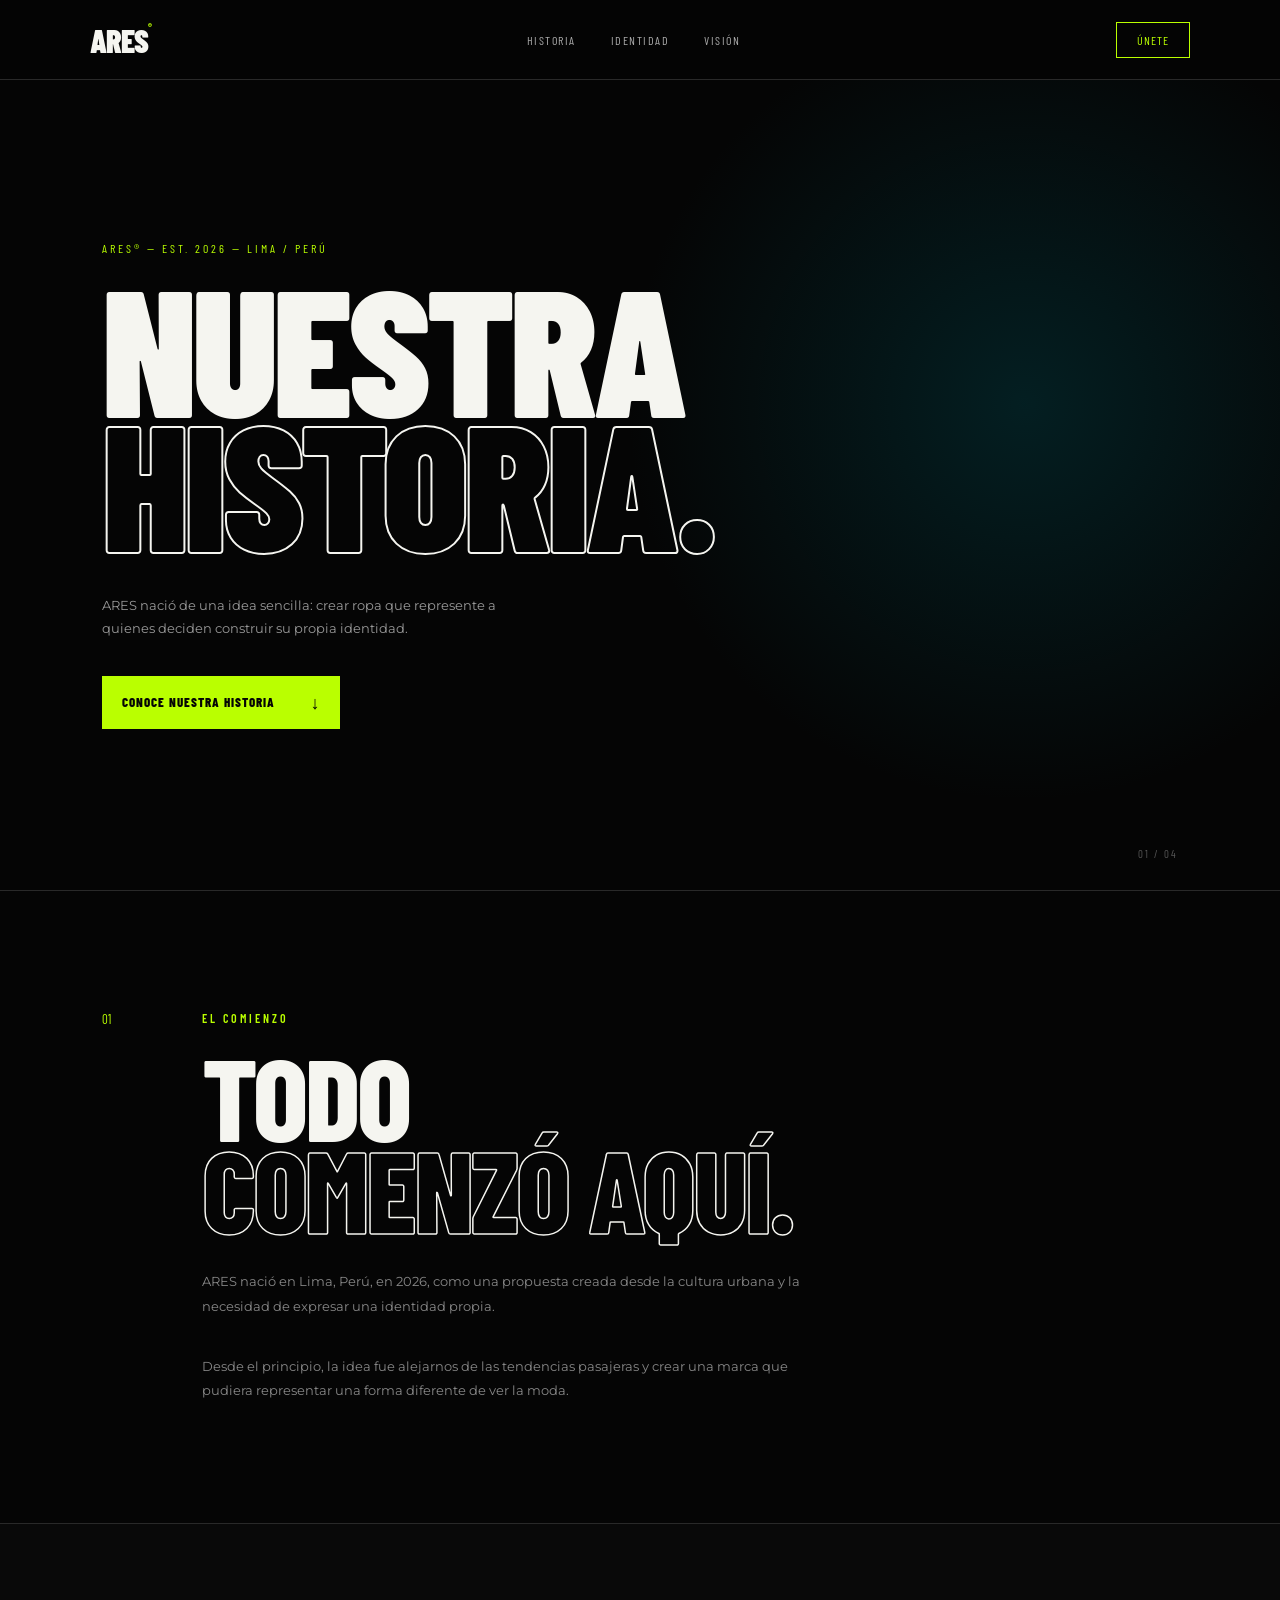
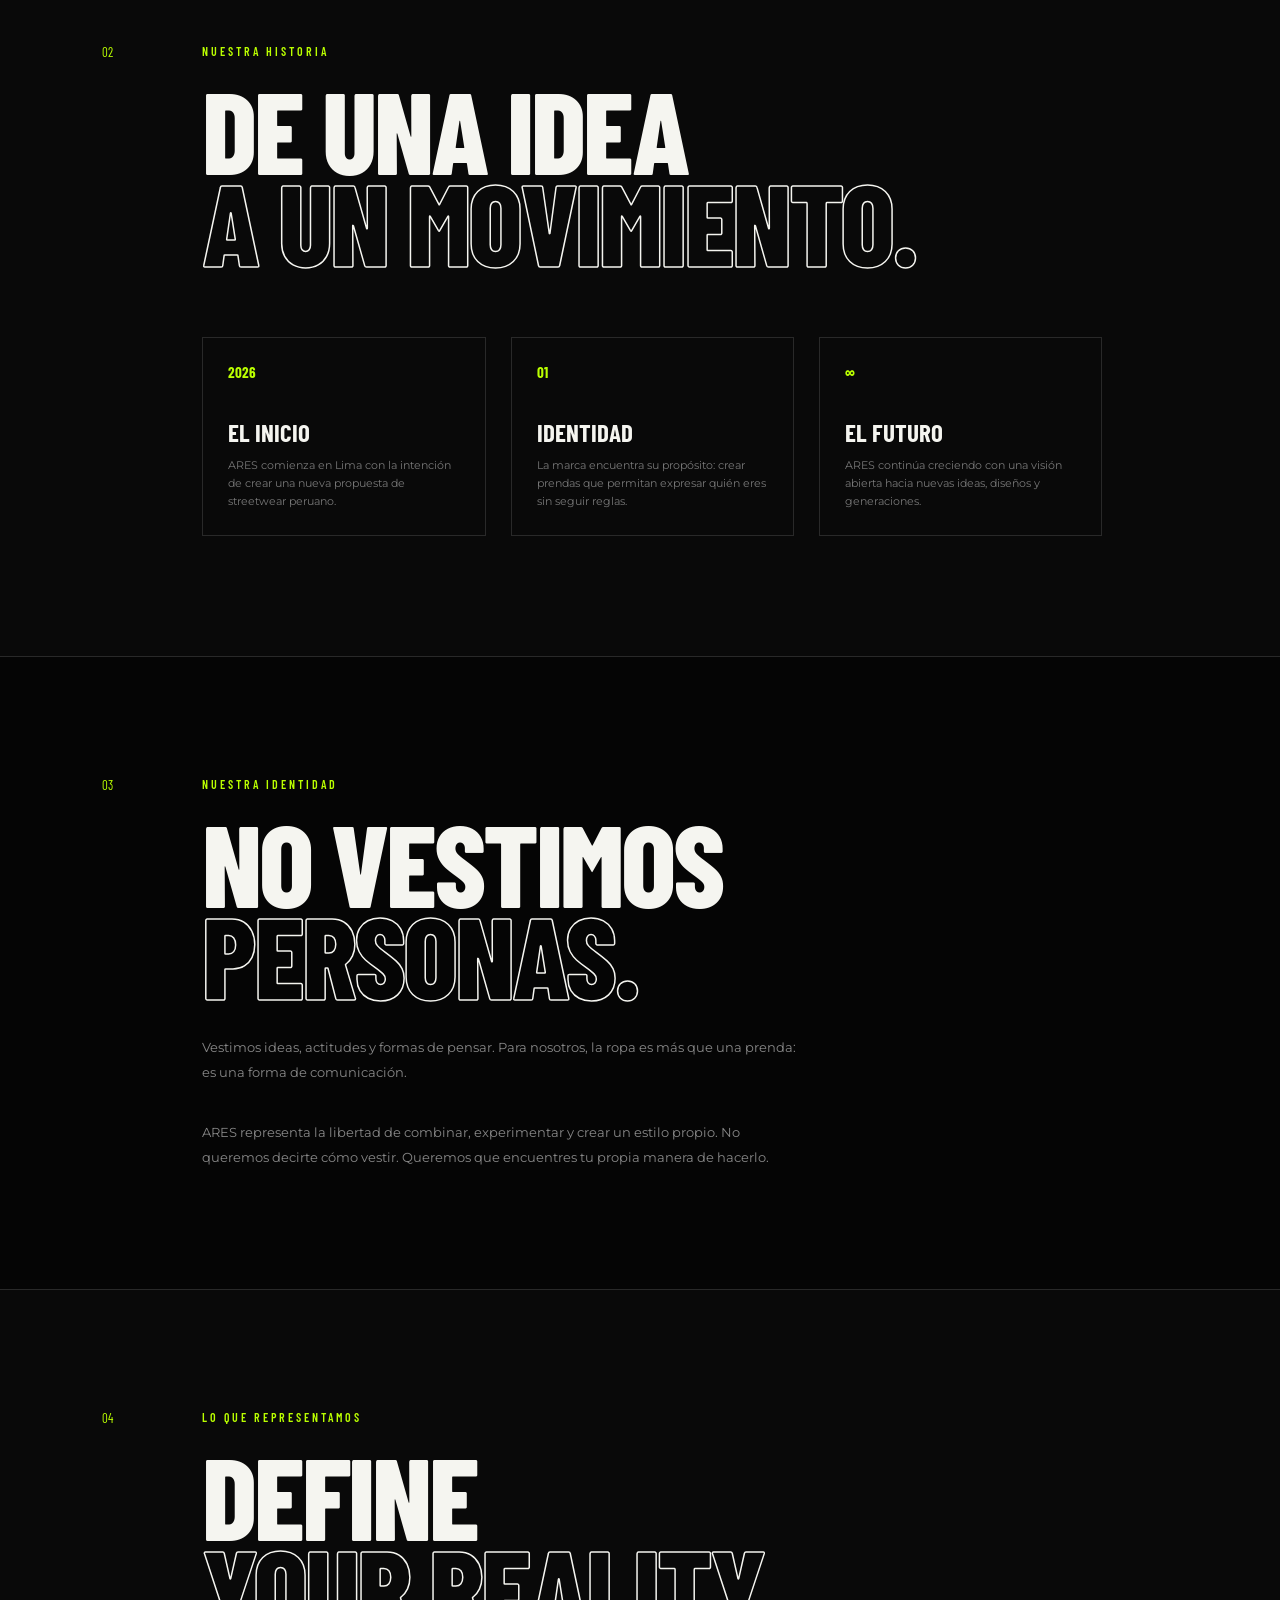
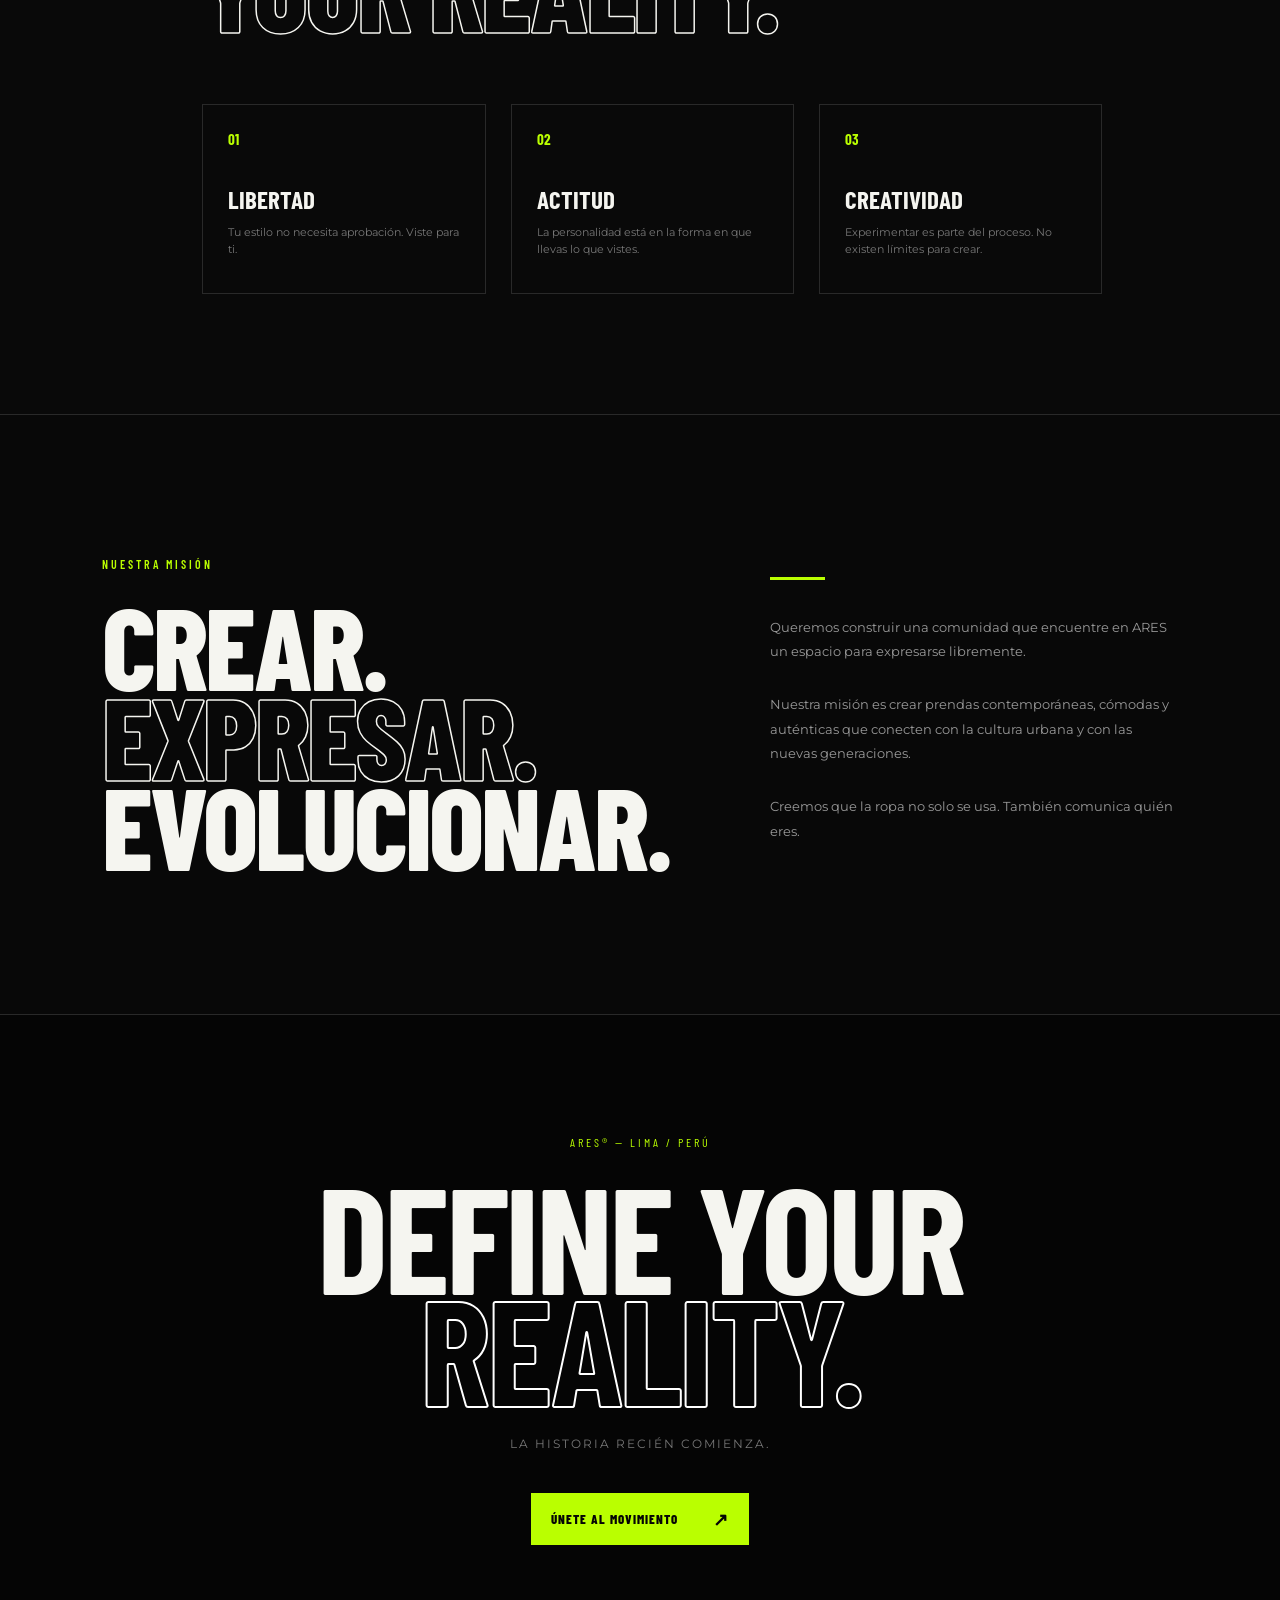
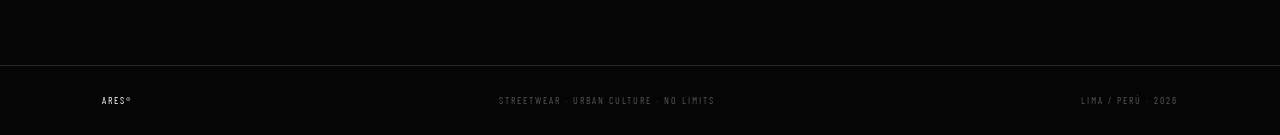
<file: descubre.html>
<!DOCTYPE html>
<html lang="es">

<head>
    <meta charset="UTF-8">
    <meta name="viewport" content="width=device-width, initial-scale=1.0">

    <title>ARES — Nuestra Historia</title>

    <link rel="stylesheet" href="descubre.css">

    <!-- Google Fonts -->
    <link rel="preconnect" href="https://fonts.googleapis.com">
    <link rel="preconnect" href="https://fonts.gstatic.com" crossorigin>

    <link
        href="https://fonts.googleapis.com/css2?family=Barlow+Condensed:wght@400;500;600;700;800;900&family=Montserrat:wght@400;500;600;700&display=swap"
        rel="stylesheet">
</head>

<body>

    <!-- =========================
         NAVEGACIÓN
    ========================== -->

    <header class="navbar">

        <a href="index.html" class="logo">
            ARES<span>®</span>
        </a>

        <nav>
            <a href="#historia">HISTORIA</a>
            <a href="#identidad">IDENTIDAD</a>
            <a href="#vision">VISIÓN</a>
        </nav>

        <a href="formulario.html" class="nav-button">
            ÚNETE
        </a>

    </header>


    <!-- =========================
         HERO
    ========================== -->

    <main>

        <section class="hero">

            <div class="hero-content">

                <p class="mini-title">
                    ARES® — EST. 2026 — LIMA / PERÚ
                </p>

                <h1>
                    NUESTRA
                    <span>HISTORIA.</span>
                </h1>

                <p class="hero-text">
                    ARES nació de una idea sencilla:
                    crear ropa que represente a quienes
                    deciden construir su propia identidad.
                </p>

                <a href="#historia" class="main-button">
                    CONOCE NUESTRA HISTORIA
                    <span>↓</span>
                </a>

            </div>

            <div class="hero-number">
                01 / 04
            </div>

        </section>


        <!-- =========================
             INTRODUCCIÓN
        ========================== -->

        <section class="section" id="historia">

            <div class="section-number">
                01
            </div>

            <div class="section-content">

                <p class="label">
                    EL COMIENZO
                </p>

                <h2>
                    TODO
                    <span>COMENZÓ AQUÍ.</span>
                </h2>

                <p class="description">
                    ARES nació en Lima, Perú, en 2026, como una
                    propuesta creada desde la cultura urbana y
                    la necesidad de expresar una identidad propia.
                </p>

                <p class="description">
                    Desde el principio, la idea fue alejarnos de
                    las tendencias pasajeras y crear una marca
                    que pudiera representar una forma diferente
                    de ver la moda.
                </p>

            </div>

        </section>


        <!-- =========================
             HISTORIA
        ========================== -->

        <section class="section philosophy">

            <div class="section-number">
                02
            </div>

            <div class="section-content">

                <p class="label">
                    NUESTRA HISTORIA
                </p>

                <h2>
                    DE UNA IDEA
                    <span>A UN MOVIMIENTO.</span>
                </h2>

                <div class="values">

                    <div class="value">

                        <strong>2026</strong>

                        <h3>EL INICIO</h3>

                        <p>
                            ARES comienza en Lima con la intención
                            de crear una nueva propuesta de
                            streetwear peruano.
                        </p>

                    </div>


                    <div class="value">

                        <strong>01</strong>

                        <h3>IDENTIDAD</h3>

                        <p>
                            La marca encuentra su propósito:
                            crear prendas que permitan expresar
                            quién eres sin seguir reglas.
                        </p>

                    </div>


                    <div class="value">

                        <strong>∞</strong>

                        <h3>EL FUTURO</h3>

                        <p>
                            ARES continúa creciendo con una visión
                            abierta hacia nuevas ideas, diseños
                            y generaciones.
                        </p>

                    </div>

                </div>

            </div>

        </section>


        <!-- =========================
             IDENTIDAD
        ========================== -->

        <section class="section" id="identidad">

            <div class="section-number">
                03
            </div>

            <div class="section-content">

                <p class="label">
                    NUESTRA IDENTIDAD
                </p>

                <h2>
                    NO VESTIMOS
                    <span>PERSONAS.</span>
                </h2>

                <p class="description">
                    Vestimos ideas, actitudes y formas de pensar.
                    Para nosotros, la ropa es más que una prenda:
                    es una forma de comunicación.
                </p>

                <p class="description">
                    ARES representa la libertad de combinar,
                    experimentar y crear un estilo propio.
                    No queremos decirte cómo vestir.
                    Queremos que encuentres tu propia manera
                    de hacerlo.
                </p>

            </div>

        </section>


        <!-- =========================
             VALORES
        ========================== -->

        <section class="section philosophy">

            <div class="section-number">
                04
            </div>

            <div class="section-content">

                <p class="label">
                    LO QUE REPRESENTAMOS
                </p>

                <h2>
                    DEFINE
                    <span>YOUR REALITY.</span>
                </h2>

                <div class="values">

                    <div class="value">

                        <strong>01</strong>

                        <h3>LIBERTAD</h3>

                        <p>
                            Tu estilo no necesita aprobación.
                            Viste para ti.
                        </p>

                    </div>


                    <div class="value">

                        <strong>02</strong>

                        <h3>ACTITUD</h3>

                        <p>
                            La personalidad está en la forma
                            en que llevas lo que vistes.
                        </p>

                    </div>


                    <div class="value">

                        <strong>03</strong>

                        <h3>CREATIVIDAD</h3>

                        <p>
                            Experimentar es parte del proceso.
                            No existen límites para crear.
                        </p>

                    </div>

                </div>

            </div>

        </section>

<!-- =========================
     NUESTRA MISIÓN
========================== -->

<section class="mission" id="mision">

    <div class="mission-header">

        <p class="label">
            NUESTRA MISIÓN
        </p>

        <h2>
            CREAR.
            <span>EXPRESAR.</span>
            EVOLUCIONAR.
        </h2>

    </div>


    <div class="mission-content">

        <div class="mission-line"></div>

        <p>
            Queremos construir una comunidad que encuentre
            en ARES un espacio para expresarse libremente.
        </p>

        <p>
            Nuestra misión es crear prendas contemporáneas,
            cómodas y auténticas que conecten con la cultura
            urbana y con las nuevas generaciones.
        </p>

        <p>
            Creemos que la ropa no solo se usa.
            También comunica quién eres.
        </p>

    </div>

</section>



        <!-- =========================
             FRASE FINAL
        ========================== -->

        <section class="final" id="vision">

            <p>
                ARES® — LIMA / PERÚ
            </p>

            <h2>
                DEFINE YOUR
                <span>REALITY.</span>
            </h2>

            <p class="final-text">
            LA HISTORIA RECIÉN COMIENZA.
            </p>
            
            <a href="formulario.html" class="main-button">
                ÚNETE AL MOVIMIENTO
                <span>↗</span>
            </a>

        </section>

    </main>


    <!-- =========================
         FOOTER
    ========================== -->

    <footer>

        <span>
            ARES®
        </span>

        <p>
            STREETWEAR · URBAN CULTURE · NO LIMITS
        </p>

        <span>
            LIMA / PERÚ · 2026
        </span>

    </footer>

</body>

</html>
</file>
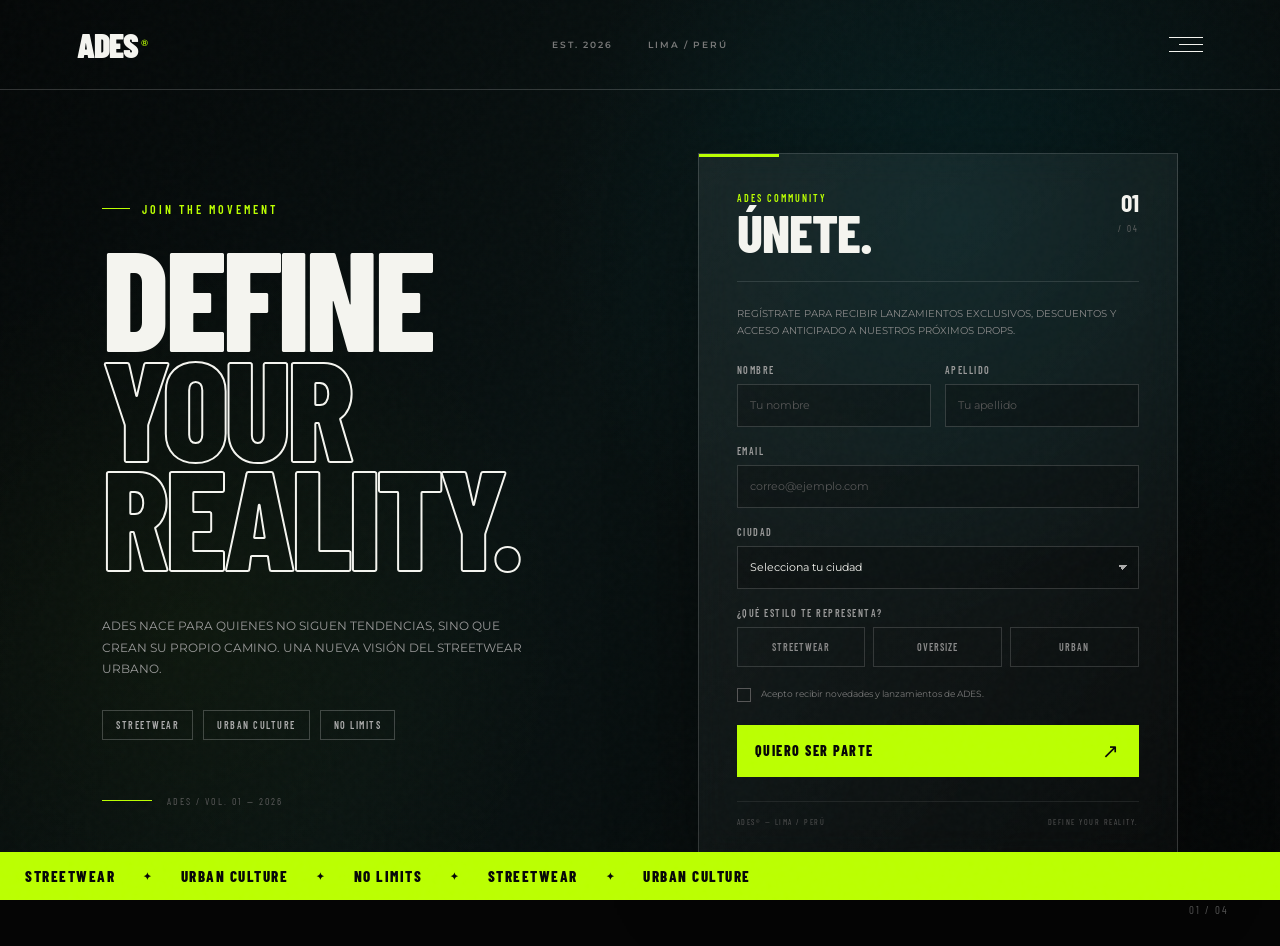
<file: formulari.html>
<!DOCTYPE html>
<html lang="es">
<head>
    <meta charset="UTF-8">
    <meta name="viewport" content="width=device-width, initial-scale=1.0">

    <title>ADES — Define Your Reality</title>

    <link rel="stylesheet" href="formulario.css">

    <link rel="preconnect" href="https://fonts.googleapis.com">
    <link rel="preconnect" href="https://fonts.gstatic.com" crossorigin>

    <link href="https://fonts.googleapis.com/css2?family=Barlow+Condensed:wght@400;500;600;700;800;900&family=Montserrat:wght@400;500;600;700&display=swap" rel="stylesheet">
</head>

<body>

    <!-- FONDO DECORATIVO -->
    <div class="noise"></div>

    <header class="navbar">

        <div class="logo">
            ADES<span>®</span>
        </div>

        <div class="nav-info">
            <span>EST. 2026</span>
            <span>LIMA / PERÚ</span>
        </div>

        <div class="menu">
            <span></span>
            <span></span>
            <span></span>
        </div>

    </header>


    <main class="hero">

        <!-- INFORMACIÓN DE LA MARCA -->
        <section class="intro">

            <div class="eyebrow">
                <span></span>
                JOIN THE MOVEMENT
            </div>

            <h1>
                DEFINE
                <strong>YOUR<br>REALITY.</strong>
            </h1>

            <p class="intro-text">
                ADES nace para quienes no siguen tendencias,
                sino que crean su propio camino.
                Una nueva visión del streetwear urbano.
            </p>

            <div class="tags">
                <span>STREETWEAR</span>
                <span>URBAN CULTURE</span>
                <span>NO LIMITS</span>
            </div>

            <div class="edition">
                <div class="line"></div>
                <span>ADES / VOL. 01 — 2026</span>
            </div>

        </section>


        <!-- FORMULARIO -->
        <section class="form-card">

            <div class="card-top">

                <div>
                    <span class="small-title">ADES COMMUNITY</span>
                    <h2>ÚNETE.</h2>
                </div>

                <div class="number">
                    01<br>
                    <span>/ 04</span>
                </div>

            </div>

            <p class="form-description">
                Regístrate para recibir lanzamientos exclusivos,
                descuentos y acceso anticipado a nuestros próximos drops.
            </p>


            <form id="adesForm">

                <div class="form-row">

                    <div class="input-box">
                        <label for="nombre">NOMBRE</label>

                        <input
                            type="text"
                            id="nombre"
                            placeholder="Tu nombre"
                            required
                        >
                    </div>

                    <div class="input-box">
                        <label for="apellido">APELLIDO</label>

                        <input
                            type="text"
                            id="apellido"
                            placeholder="Tu apellido"
                            required
                        >
                    </div>

                </div>


                <div class="input-box">

                    <label for="email">EMAIL</label>

                    <input
                        type="email"
                        id="email"
                        placeholder="correo@ejemplo.com"
                        required
                    >

                </div>


                <div class="input-box">

                    <label for="ciudad">CIUDAD</label>

                    <select id="ciudad">

                        <option value="">Selecciona tu ciudad</option>
                        <option>Lima</option>
                        <option>Arequipa</option>
                        <option>Trujillo</option>
                        <option>Cusco</option>
                        <option>Otra ciudad</option>

                    </select>

                </div>


                <div class="input-box">

                    <label>¿QUÉ ESTILO TE REPRESENTA?</label>

                    <div class="style-options">

                        <label class="choice">
                            <input type="radio" name="estilo" value="streetwear">
                            <span>STREETWEAR</span>
                        </label>

                        <label class="choice">
                            <input type="radio" name="estilo" value="oversize">
                            <span>OVERSIZE</span>
                        </label>

                        <label class="choice">
                            <input type="radio" name="estilo" value="urban">
                            <span>URBAN</span>
                        </label>

                    </div>

                </div>


                <label class="check">

                    <input type="checkbox" required>

                    <span>
                        Acepto recibir novedades y lanzamientos de ADES.
                    </span>

                </label>


                <button type="submit">

                    <span>QUIERO SER PARTE</span>

                    <b>↗</b>

                </button>

            </form>


            <div class="form-footer">

                <span>ADES® — LIMA / PERÚ</span>

                <span>DEFINE YOUR REALITY.</span>

            </div>

        </section>

    </main>


    <!-- BARRA INFERIOR -->

    <footer>

        <div class="moving-text">

            <span>STREETWEAR</span>
            <i>✦</i>

            <span>URBAN CULTURE</span>
            <i>✦</i>

            <span>NO LIMITS</span>
            <i>✦</i>

            <span>STREETWEAR</span>
            <i>✦</i>

            <span>URBAN CULTURE</span>

        </div>

    </footer>


    <div class="success" id="success">

        <div class="success-box">

            <span>ADES®</span>

            <h3>BIENVENIDO.</h3>

            <p>
                Ya eres parte del movimiento.
                Prepárate para lo que viene.
            </p>

            <button onclick="cerrarMensaje()">CONTINUAR</button>

        </div>

    </div>


    <script>

        const formulario = document.getElementById("adesForm");
        const mensaje = document.getElementById("success");

        formulario.addEventListener("submit", function(event) {

            event.preventDefault();

            mensaje.classList.add("active");

            formulario.reset();

        });


        function cerrarMensaje() {

            mensaje.classList.remove("active");

        }

    </script>

</body>
</html>
</file>
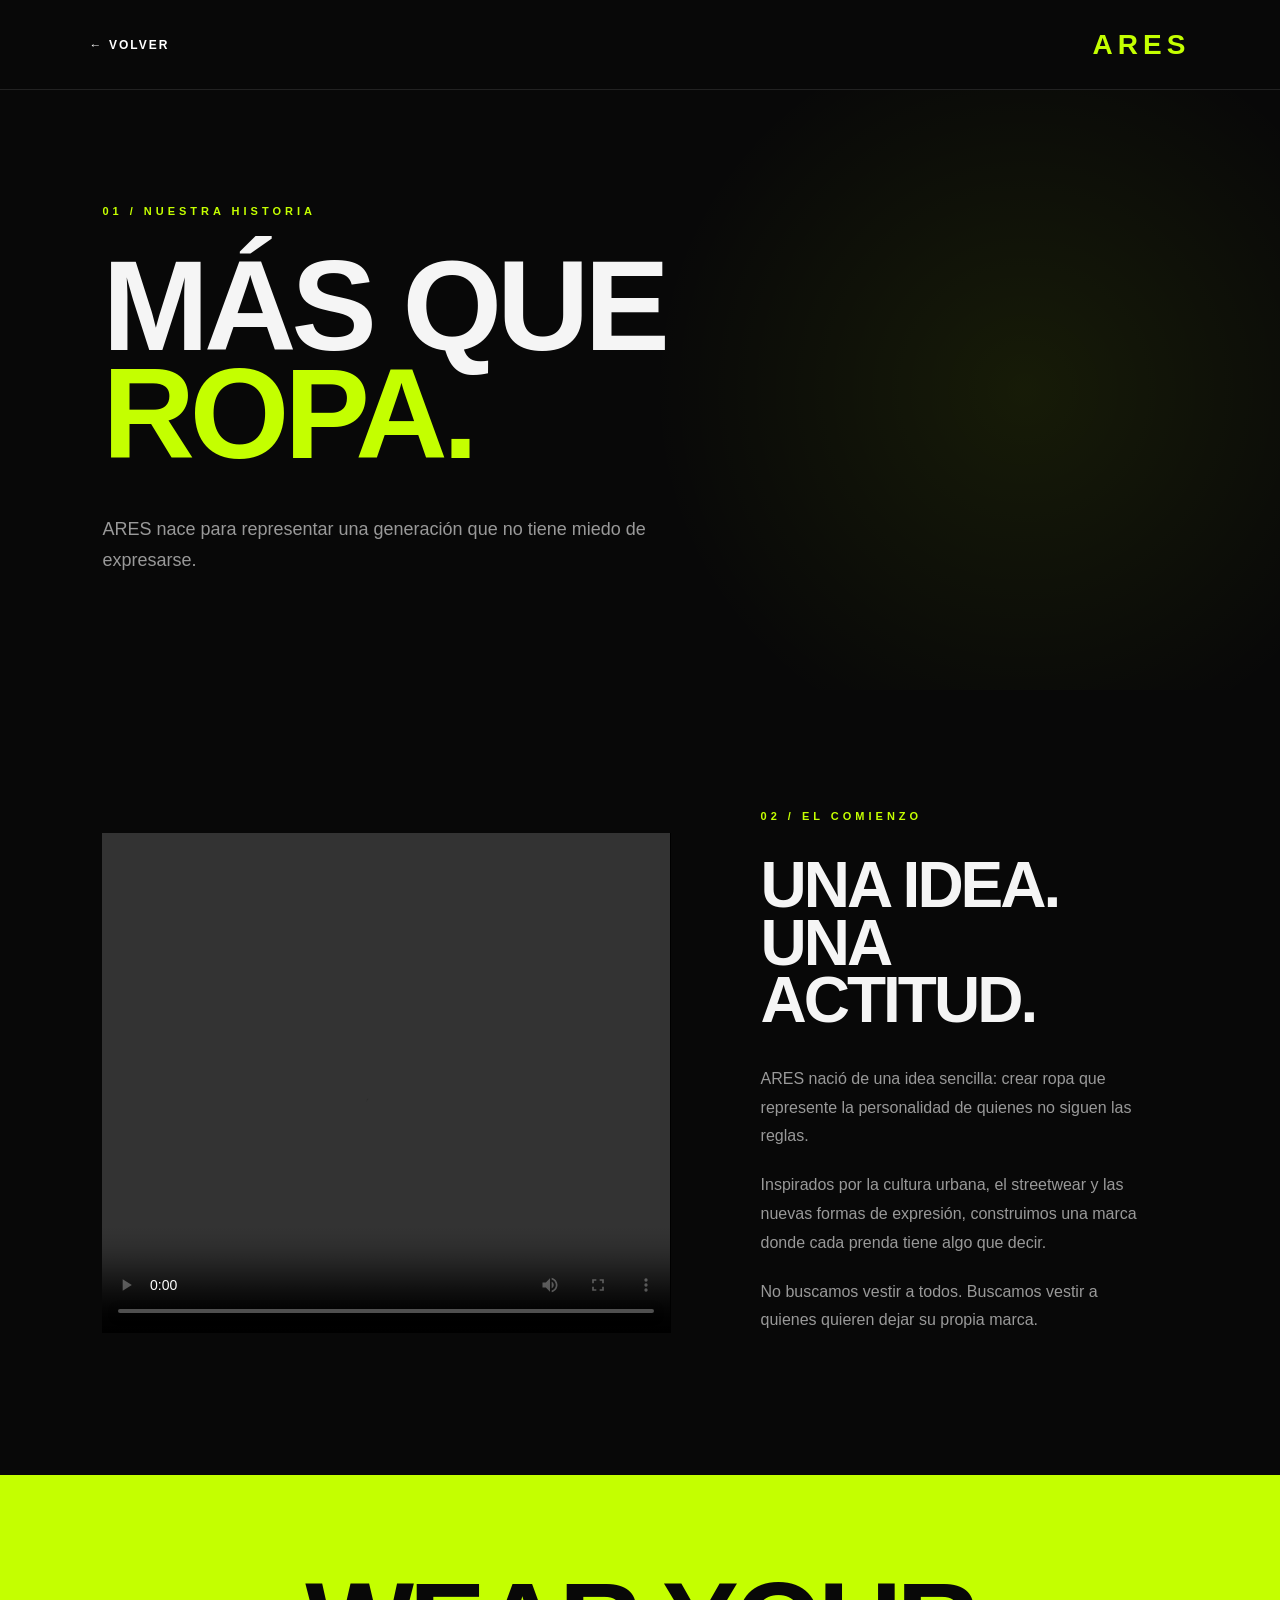
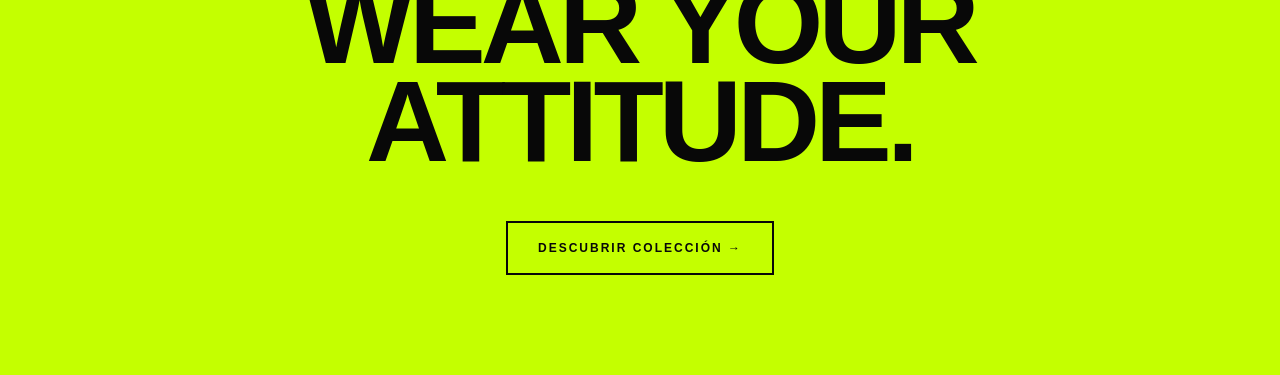
<file: nuestrahistoria.html>
<!DOCTYPE html>
<html lang="es">

<head>
    <meta charset="UTF-8">
    <meta name="viewport" content="width=device-width, initial-scale=1.0">

    <title>Nuestra Historia | ARES</title>

    <link rel="stylesheet" href="nuestrahistoria.css">
</head>

<body>

    <!-- BOTÓN VOLVER -->
    <header class="historia-header">

        <a href="INDEX.HTML" class="volver">
            ← VOLVER
        </a>

        <div class="logo">
            ARES
        </div>

    </header>


    <!-- HERO DE HISTORIA -->
    <main>

        <section class="historia-hero">

            <div class="historia-intro">

                <span class="numero">01 / NUESTRA HISTORIA</span>

                <h1>
                    MÁS QUE<br>
                    <span>ROPA.</span>
                </h1>

                <p>
                    ARES nace para representar una generación
                    que no tiene miedo de expresarse.
                </p>

            </div>

        </section>


        <!-- VIDEO + TEXTO -->
        <section class="historia-video">

   <div class="video-container">

    <video controls>
        <source src="marcaa.mp4.mp4" type="video/mp4">
        
    </video>

</div>

</div>



            <div class="historia-texto">

                <span class="numero">02 / EL COMIENZO</span>

                <h2>
                    UNA IDEA.<br>
                    UNA ACTITUD.
                </h2>

                <p>
                    ARES nació de una idea sencilla:
                    crear ropa que represente la personalidad
                    de quienes no siguen las reglas.
                </p>

                <p>
                    Inspirados por la cultura urbana,
                    el streetwear y las nuevas formas
                    de expresión, construimos una marca
                    donde cada prenda tiene algo que decir.
                </p>

                <p>
                    No buscamos vestir a todos.
                    Buscamos vestir a quienes quieren
                    dejar su propia marca.
                </p>

            </div>

        </section>


        <!-- FRASE FINAL -->
        <section class="historia-final">

            <h2>
                WEAR YOUR<br>
                <span>ATTITUDE.</span>
            </h2>

            <a href="INDEX.HTML" class="boton">
                DESCUBRIR COLECCIÓN →
            </a>

        </section>

    </main>

</body>

</html>
</file>
<file: descubre.css>
/* ==========================================
   ARES — ESTILOS
========================================== */

:root {
    --black: #050505;
    --dark: #0c0c0c;
    --white: #f5f5f0;
    --gray: #888;
    --border: #292929;
    --lime: #baff00;

    --title: "Barlow Condensed", sans-serif;
    --body: "Montserrat", sans-serif;
}


/* ==========================================
   RESET
========================================== */

* {
    margin: 0;
    padding: 0;
    box-sizing: border-box;
}

html {
    scroll-behavior: smooth;
}

body {
    background: var(--black);
    color: var(--white);

    font-family: var(--body);

    overflow-x: hidden;
}

a {
    color: inherit;
    text-decoration: none;
}


/* ==========================================
   NAVBAR
========================================== */

.navbar {
    height: 80px;

    padding: 0 7%;

    display: flex;
    align-items: center;
    justify-content: space-between;

    border-bottom: 1px solid var(--border);

    position: sticky;
    top: 0;

    background: rgba(5, 5, 5, 0.92);

    backdrop-filter: blur(10px);

    z-index: 100;
}


/* LOGO */

.logo {
    font-family: var(--title);

    font-size: 32px;
    font-weight: 900;

    letter-spacing: -1px;
}

.logo span {
    color: var(--lime);

    font-size: 9px;

    vertical-align: top;
}


/* NAV */

nav {
    display: flex;

    gap: 35px;
}

nav a {
    font-family: var(--title);

    font-size: 12px;

    letter-spacing: 1.5px;

    color: #aaa;

    transition: 0.3s;
}

nav a:hover {
    color: var(--lime);
}


/* BOTÓN NAV */

.nav-button {
    padding: 10px 20px;

    border: 1px solid var(--lime);

    color: var(--lime);

    font-family: var(--title);

    font-size: 12px;

    letter-spacing: 1px;

    transition: 0.3s;
}

.nav-button:hover {
    background: var(--lime);

    color: var(--black);
}


/* ==========================================
   HERO
========================================== */

.hero {
    min-height: 90vh;

    padding: 100px 8%;

    display: flex;

    align-items: center;

    position: relative;

    background:
        radial-gradient(
            circle at 80% 40%,
            rgba(0, 90, 100, 0.3),
            transparent 35%
        );
}


/* contenido */

.hero-content {
    max-width: 900px;
}


/* texto pequeño */

.mini-title {
    margin-bottom: 25px;

    color: var(--lime);

    font-family: var(--title);

    font-size: 12px;

    letter-spacing: 3px;
}


/* TITULO */

.hero h1 {
    font-family: var(--title);

    font-size: clamp(80px, 14vw, 190px);

    font-weight: 900;

    line-height: 0.75;

    letter-spacing: -5px;
}

.hero h1 span {
    display: block;

    color: transparent;

    -webkit-text-stroke: 2px var(--white);
}


/* TEXTO */

.hero-text {
    max-width: 430px;

    margin-top: 45px;

    color: #999;

    font-size: 13px;

    line-height: 1.8;
}


/* BOTÓN PRINCIPAL */

.main-button {
    width: fit-content;

    margin-top: 35px;

    padding: 15px 20px;

    display: flex;

    align-items: center;

    gap: 35px;

    background: var(--lime);

    color: var(--black);

    font-family: var(--title);

    font-size: 13px;

    font-weight: 800;

    letter-spacing: 1px;

    transition: 0.3s;
}

.main-button:hover {
    background: var(--white);

    transform: translateY(-3px);
}

.main-button span {
    font-size: 18px;
}


/* NUMERO */

.hero-number {
    position: absolute;

    right: 8%;
    bottom: 30px;

    color: #555;

    font-family: var(--title);

    font-size: 11px;

    letter-spacing: 2px;
}


/* ==========================================
   SECCIONES
========================================== */

.section {
    min-height: 600px;

    padding: 120px 8%;

    display: grid;

    grid-template-columns: 100px 1fr;

    border-top: 1px solid var(--border);
}


/* numero */

.section-number {
    color: var(--lime);

    font-family: var(--title);

    font-size: 13px;
}


/* contenido */

.section-content {
    max-width: 900px;
}


/* etiqueta */

.label {
    margin-bottom: 25px;

    color: var(--lime);

    font-family: var(--title);

    font-size: 12px;

    font-weight: 600;

    letter-spacing: 3px;
}


/* TITULOS */

.section h2 {
    max-width: 800px;

    font-family: var(--title);

    font-size: clamp(60px, 9vw, 120px);

    font-weight: 800;

    line-height: 0.8;

    letter-spacing: -3px;
}

.section h2 span {
    display: block;

    color: transparent;

    -webkit-text-stroke: 1.5px var(--white);
}


/* DESCRIPCION */

.description {
    max-width: 600px;

    margin-top: 35px;

    color: #888;

    font-size: 13px;

    line-height: 1.9;
}


/* ==========================================
   FILOSOFÍA
========================================== */

.philosophy {
    background: #090909;
}


/* valores */

.values {
    margin-top: 70px;

    display: grid;

    grid-template-columns: repeat(3, 1fr);

    gap: 25px;
}

.value {
    padding: 25px;

    border: 1px solid var(--border);

    min-height: 190px;

    transition: 0.3s;
}

.value:hover {
    border-color: var(--lime);

    transform: translateY(-5px);
}

.value strong {
    color: var(--lime);

    font-family: var(--title);

    font-size: 15px;
}

.value h3 {
    margin-top: 35px;

    font-family: var(--title);

    font-size: 25px;
}

.value p {
    margin-top: 10px;

    color: #777;

    font-size: 11px;

    line-height: 1.6;
}


/* ==========================================
   COLECCIÓN
========================================== */

.collection {
    padding: 120px 8%;

    border-top: 1px solid var(--border);
}


/* encabezado */

.collection-header {
    display: flex;

    justify-content: space-between;

    align-items: end;

    margin-bottom: 60px;
}

.collection-header h2 {
    font-family: var(--title);

    font-size: clamp(55px, 8vw, 100px);

    line-height: 0.8;

    font-weight: 800;
}

.collection-header h2 span {
    display: block;

    color: transparent;

    -webkit-text-stroke: 1px white;
}

.collection-header > p {
    max-width: 200px;

    color: #777;

    font-size: 11px;

    line-height: 1.7;
}


/* PRODUCTOS */

.products {
    display: grid;

    grid-template-columns: repeat(3, 1fr);

    gap: 20px;
}


/* tarjeta */

.product-image {
    height: 380px;

    display: flex;

    justify-content: center;

    align-items: center;

    overflow: hidden;
}

.product-image span {
    font-family: var(--title);

    font-size: 70px;

    font-weight: 900;

    letter-spacing: -3px;
}


/* colores */

.product-image.black {
    background: #111;

    color: white;
}

.product-image.gray {
    background: #303030;

    color: var(--lime);
}

.product-image.lime {
    background: var(--lime);

    color: black;
}


/* info producto */

.product-info {
    padding: 15px 0;

    border-bottom: 1px solid var(--border);
}

.product-info h3 {
    font-family: var(--title);

    font-size: 17px;

    letter-spacing: 1px;
}

.product-info p {
    margin-top: 5px;

    color: #666;

    font-size: 9px;

    letter-spacing: 1px;
}


/* ==========================================
   SECCIÓN FINAL
========================================== */

.final {
    min-height: 600px;

    padding: 120px 8%;

    display: flex;

    flex-direction: column;

    justify-content: center;

    align-items: center;

    text-align: center;

    border-top: 1px solid var(--border);
}

.final p {
    margin-bottom: 30px;

    color: var(--lime);

    font-family: var(--title);

    font-size: 12px;

    letter-spacing: 3px;
}

.final h2 {
    max-width: 900px;

    font-family: var(--title);

    font-size: clamp(70px, 12vw, 150px);

    line-height: 0.75;

    letter-spacing: -4px;
}

.final h2 span {
    display: block;

    color: transparent;

    -webkit-text-stroke: 2px white;
}


/* ==========================================
   FOOTER
========================================== */

footer {
    min-height: 70px;

    padding: 0 8%;

    display: flex;

    align-items: center;

    justify-content: space-between;

    border-top: 1px solid var(--border);

    color: #555;

    font-family: var(--title);

    font-size: 10px;

    letter-spacing: 2px;
}

footer span:first-child {
    color: white;
}


/* ==========================================
   NUESTRA MISIÓN
========================================== */

.mission {
    min-height: 600px;

    padding: 120px 8%;

    display: grid;

    grid-template-columns: 1fr 1fr;

    gap: 100px;

    align-items: center;

    background: #080808;

    border-top: 1px solid var(--border);
}


/* TÍTULO */

.mission-header {
    max-width: 600px;
}

.mission-header .label {
    margin-bottom: 30px;
}

.mission-header h2 {
    font-family: var(--title);

    font-size: clamp(70px, 9vw, 130px);

    line-height: 0.78;

    letter-spacing: -3px;

    font-weight: 800;
}

.mission-header h2 span {
    display: block;

    color: transparent;

    -webkit-text-stroke: 1.5px var(--white);
}


/* CONTENIDO */

.mission-content {
    max-width: 500px;

    padding-top: 20px;
}

.mission-content p {
    margin-bottom: 28px;

    color: #999;

    font-size: 13px;

    line-height: 1.9;
}


/* LÍNEA VERDE */

.mission-line {
    width: 55px;

    height: 3px;

    margin-bottom: 35px;

    background: var(--lime);
}


/* ==========================================
   RESPONSIVE MISIÓN
========================================== */

@media (max-width: 800px) {

    .mission {
        min-height: auto;

        padding: 90px 25px;

        display: block;
    }

    .mission-header {
        margin-bottom: 60px;
    }

    .mission-header h2 {
        font-size: 70px;
    }

    .mission-content {
        padding-top: 0;
    }

}

/* Texto superior */
.final > p:first-child {
    margin-bottom: 30px;

    color: var(--lime);

    font-family: var(--title);

    font-size: 12px;

    letter-spacing: 3px;

    text-align: center;
}


/* Frase final */
.final .final-text {
    margin-top: 30px;
    margin-bottom: 5px;

    color: #777;

    font-family: var(--body);

    font-size: 12px;

    font-weight: 400;

    line-height: 1.6;

    letter-spacing: 2px;

    text-align: center;

    text-transform: uppercase;
}
</file>
<file: formulario.css>
/* =========================================================
   ADES — DEFINE YOUR REALITY
   ESTILO PRINCIPAL
   ========================================================= */

:root {
    --black: #050505;
    --black-2: #0a0a0a;
    --white: #f4f4ef;
    --gray: #929292;
    --gray-dark: #252525;
    --lime: #baff00;
    --lime-2: #c6ff19;
    --border: rgba(255, 255, 255, 0.18);

    --font-title: "Barlow Condensed", sans-serif;
    --font-body: "Montserrat", sans-serif;
}


/* =========================================================
   RESET
   ========================================================= */

* {
    margin: 0;
    padding: 0;
    box-sizing: border-box;
}

html {
    scroll-behavior: smooth;
}

body {
    min-height: 100vh;
    background: var(--black);
    color: var(--white);
    font-family: var(--font-body);
    overflow-x: hidden;
}


/* =========================================================
   FONDO / TEXTURA
   ========================================================= */

body::before {
    content: "";
    position: fixed;
    inset: 0;

    background:
        radial-gradient(
            circle at 75% 25%,
            rgba(0, 90, 100, 0.20),
            transparent 35%
        ),
        radial-gradient(
            circle at 15% 70%,
            rgba(186, 255, 0, 0.04),
            transparent 30%
        ),
        linear-gradient(
            120deg,
            #030606 0%,
            #071010 45%,
            #030505 100%
        );

    z-index: -3;
}

.noise {
    position: fixed;
    inset: 0;

    pointer-events: none;
    z-index: 100;

    opacity: 0.045;

    background-image:
        url("data:image/svg+xml,%3Csvg viewBox='0 0 180 180' xmlns='http://www.w3.org/2000/svg'%3E%3Cfilter id='n'%3E%3CfeTurbulence type='fractalNoise' baseFrequency='.85' numOctaves='4' stitchTiles='stitch'/%3E%3C/filter%3E%3Crect width='100%25' height='100%25' filter='url(%23n)' opacity='.55'/%3E%3C/svg%3E");

    mix-blend-mode: screen;
}


/* =========================================================
   NAVBAR
   ========================================================= */

.navbar {
    position: relative;

    width: 100%;
    height: 90px;

    padding: 0 6vw;

    display: flex;
    align-items: center;
    justify-content: space-between;

    border-bottom: 1px solid var(--border);

    z-index: 10;
}


/* LOGO */

.logo {
    font-family: var(--font-title);
    font-size: 34px;
    font-weight: 900;
    letter-spacing: -1px;

    color: var(--white);
}

.logo span {
    position: relative;
    top: -12px;

    margin-left: 3px;

    font-family: var(--font-body);
    font-size: 9px;
    font-weight: 600;

    color: var(--lime);
}


/* INFORMACIÓN */

.nav-info {
    position: absolute;
    left: 50%;
    transform: translateX(-50%);

    display: flex;
    gap: 35px;

    font-size: 9px;
    font-weight: 600;

    letter-spacing: 2px;
    color: #777;
}


/* MENU */

.menu {
    width: 34px;
    height: 24px;

    display: flex;
    flex-direction: column;
    justify-content: center;
    gap: 6px;

    cursor: pointer;
}

.menu span {
    display: block;

    width: 100%;
    height: 1px;

    background: var(--white);

    transition: 0.3s ease;
}

.menu span:nth-child(2) {
    width: 70%;
    margin-left: auto;
}

.menu:hover span:nth-child(2) {
    width: 100%;
}


/* =========================================================
   HERO
   ========================================================= */

.hero {
    position: relative;

    width: 100%;
    min-height: calc(100vh - 150px);

    display: grid;
    grid-template-columns: 1fr 480px;
    gap: 7vw;

    padding: 7vh 8vw 10vh;

    overflow: hidden;
}


/* Línea decorativa */

.hero::before {
    content: "01 / 04";

    position: absolute;
    right: 4vw;
    bottom: 30px;

    font-family: var(--font-title);
    font-size: 11px;
    letter-spacing: 2px;

    color: #555;
}


/* =========================================================
   INTRO
   ========================================================= */

.intro {
    position: relative;

    align-self: center;

    max-width: 700px;
}


/* pequeño título */

.eyebrow {
    display: flex;
    align-items: center;
    gap: 12px;

    margin-bottom: 25px;

    font-family: var(--font-title);
    font-size: 12px;
    font-weight: 600;

    letter-spacing: 3px;

    color: var(--lime);
}

.eyebrow span {
    width: 28px;
    height: 1px;

    background: var(--lime);
}


/* =========================================================
   TITULO PRINCIPAL
   ========================================================= */

h1 {
    margin: 0;

    font-family: var(--font-title);
    font-size: clamp(80px, 11vw, 165px);

    font-weight: 800;
    line-height: 0.78;

    letter-spacing: -5px;

    text-transform: uppercase;

    color: var(--white);
}

h1 strong {
    display: block;

    font-weight: 800;

    color: transparent;

    -webkit-text-stroke: 2px var(--white);


    transition: 0.4s ease;
}

h1 strong:hover {
    color: var(--lime);
    -webkit-text-stroke-color: var(--lime);
}


/* =========================================================
   TEXTO INTRO
   ========================================================= */

.intro-text {
    max-width: 440px;

    margin-top: 45px;

    font-size: 12px;
    line-height: 1.8;

    color: #999;

    text-transform: uppercase;
}


/* =========================================================
   TAGS
   ========================================================= */

.tags {
    display: flex;
    flex-wrap: wrap;
    gap: 10px;

    margin-top: 30px;
}

.tags span {
    padding: 8px 13px;

    border: 1px solid rgba(255, 255, 255, 0.22);

    font-family: var(--font-title);
    font-size: 10px;
    font-weight: 600;

    letter-spacing: 1.5px;

    color: #aaa;

    transition: 0.3s ease;
}

.tags span:hover {
    color: var(--black);
    background: var(--lime);
    border-color: var(--lime);
}


/* =========================================================
   EDICIÓN
   ========================================================= */

.edition {
    display: flex;
    align-items: center;
    gap: 15px;

    margin-top: 55px;

    font-family: var(--font-title);
    font-size: 10px;

    letter-spacing: 2px;

    color: #555;
}

.edition .line {
    width: 50px;
    height: 1px;

    background: var(--lime);
}


/* =========================================================
   FORM CARD
   ========================================================= */

.form-card {
    position: relative;

    align-self: center;

    width: 100%;

    padding: 38px 38px 28px;

    background:
        linear-gradient(
            145deg,
            rgba(255, 255, 255, 0.065),
            rgba(255, 255, 255, 0.018)
        );

    border: 1px solid rgba(255, 255, 255, 0.16);

    backdrop-filter: blur(15px);
    -webkit-backdrop-filter: blur(15px);

    box-shadow:
        0 30px 80px rgba(0, 0, 0, 0.45);

    overflow: hidden;
}


/* línea verde superior */

.form-card::before {
    content: "";

    position: absolute;

    top: 0;
    left: 0;

    width: 80px;
    height: 3px;

    background: var(--lime);
}


/* =========================================================
   TOP DEL FORMULARIO
   ========================================================= */

.card-top {
    display: flex;
    justify-content: space-between;
    align-items: flex-start;

    padding-bottom: 24px;

    border-bottom: 1px solid rgba(255, 255, 255, 0.12);
}

.small-title {
    display: block;

    margin-bottom: 4px;

    font-family: var(--font-title);
    font-size: 10px;
    font-weight: 600;

    letter-spacing: 2px;

    color: var(--lime);
}

.card-top h2 {
    font-family: var(--font-title);
    font-size: 54px;
    font-weight: 800;
    line-height: 0.9;

    letter-spacing: -1px;
}


/* número */

.number {
    font-family: var(--font-title);
    font-size: 25px;
    font-weight: 700;

    line-height: 0.8;

    color: var(--white);

    text-align: right;
}

.number span {
    font-size: 9px;
    font-weight: 400;

    letter-spacing: 2px;

    color: #666;
}


/* =========================================================
   DESCRIPCIÓN
   ========================================================= */

.form-description {
    margin: 23px 0 25px;

    font-size: 10px;
    line-height: 1.7;

    color: #888;

    text-transform: uppercase;
}


/* =========================================================
   FORM
   ========================================================= */

form {
    display: flex;
    flex-direction: column;
    gap: 18px;
}

.form-row {
    display: grid;
    grid-template-columns: 1fr 1fr;
    gap: 14px;
}


/* =========================================================
   INPUT BOX
   ========================================================= */

.input-box {
    position: relative;

    display: flex;
    flex-direction: column;
    gap: 8px;
}

.input-box label {
    font-family: var(--font-title);
    font-size: 10px;
    font-weight: 600;

    letter-spacing: 1.5px;

    color: #999;
}

.input-box input,
.input-box select {
    width: 100%;
    height: 43px;

    padding: 0 12px;

    border: 1px solid rgba(255, 255, 255, 0.16);

    outline: none;

    background: rgba(0, 0, 0, 0.25);

    color: var(--white);

    font-family: var(--font-body);
    font-size: 11px;

    transition: 0.25s ease;
}


/* Placeholder */

.input-box input::placeholder {
    color: #555;
}


/* Focus */

.input-box input:focus,
.input-box select:focus {
    border-color: var(--lime);

    box-shadow:
        0 0 0 1px rgba(186, 255, 0, 0.08);
}


/* SELECT */

.input-box select {
    cursor: pointer;

    appearance: none;

    background-image:
        linear-gradient(45deg, transparent 50%, #aaa 50%),
        linear-gradient(135deg, #aaa 50%, transparent 50%);

    background-position:
        calc(100% - 15px) 18px,
        calc(100% - 10px) 18px;

    background-size:
        5px 5px,
        5px 5px;

    background-repeat: no-repeat;
}

.input-box select option {
    background: #0b0b0b;
    color: white;
}


/* =========================================================
   OPCIONES DE ESTILO
   ========================================================= */

.style-options {
    display: grid;
    grid-template-columns: repeat(3, 1fr);
    gap: 8px;
}

.choice {
    position: relative;

    cursor: pointer;
}

.choice input {
    position: absolute;

    opacity: 0;
    pointer-events: none;
}

.choice span {
    display: flex;
    align-items: center;
    justify-content: center;

    height: 40px;

    border: 1px solid rgba(255, 255, 255, 0.15);

    font-family: var(--font-title);
    font-size: 10px;
    font-weight: 600;

    letter-spacing: 1px;

    color: #888;

    transition: 0.25s ease;
}

.choice:hover span {
    border-color: rgba(186, 255, 0, 0.6);
    color: var(--white);
}


/* radio seleccionado */

.choice input:checked + span {
    background: var(--lime);
    border-color: var(--lime);

    color: #050505;

    font-weight: 700;
}


/* =========================================================
   CHECKBOX
   ========================================================= */

.check {
    display: flex;
    align-items: flex-start;
    gap: 10px;

    margin-top: 2px;

    cursor: pointer;

    font-size: 9px;
    line-height: 1.5;

    color: #777;
}

.check input {
    appearance: none;

    flex-shrink: 0;

    width: 14px;
    height: 14px;

    margin-top: 1px;

    border: 1px solid #555;

    background: transparent;

    cursor: pointer;

    transition: 0.2s ease;
}

.check input:checked {
    border-color: var(--lime);
    background: var(--lime);

    box-shadow:
        inset 0 0 0 3px #090909;
}


/* =========================================================
   BOTÓN
   ========================================================= */

form button {
    position: relative;

    width: 100%;
    height: 52px;

    margin-top: 5px;

    display: flex;
    align-items: center;
    justify-content: space-between;

    padding: 0 17px;

    border: 1px solid var(--lime);

    background: var(--lime);

    color: #050505;

    font-family: var(--font-title);
    font-size: 14px;
    font-weight: 800;

    letter-spacing: 1.5px;

    cursor: pointer;

    overflow: hidden;

    transition: 0.3s ease;
}

form button::before {
    content: "";

    position: absolute;
    inset: 0;

    background: var(--black);

    transform: translateX(-101%);

    transition: transform 0.35s ease;

    z-index: 0;
}

form button span,
form button b {
    position: relative;
    z-index: 1;
}

form button b {
    font-family: Arial, sans-serif;
    font-size: 20px;
    font-weight: 400;
}

form button:hover {
    color: var(--lime);
}

form button:hover::before {
    transform: translateX(0);
}


/* =========================================================
   FOOTER DEL FORMULARIO
   ========================================================= */

.form-footer {
    display: flex;
    justify-content: space-between;

    margin-top: 24px;
    padding-top: 15px;

    border-top: 1px solid rgba(255, 255, 255, 0.08);

    font-family: var(--font-title);
    font-size: 8px;

    letter-spacing: 1.5px;

    color: #555;
}


/* =========================================================
   FOOTER / MARQUEE
   ========================================================= */

footer {
    position: fixed;

    left: 0;
    bottom: 0;

    width: 100%;
    height: 48px;

    display: flex;
    align-items: center;

    background: var(--lime);

    color: #050505;

    overflow: hidden;

    z-index: 20;
}

.moving-text {
    display: flex;
    align-items: center;
    gap: 28px;

    min-width: max-content;

    padding-left: 25px;

    font-family: var(--font-title);
    font-size: 15px;
    font-weight: 800;

    letter-spacing: 1.5px;

    animation: marquee 18s linear infinite;
}

.moving-text i {
    font-size: 10px;

    font-style: normal;
}

@keyframes marquee {
    from {
        transform: translateX(0);
    }

    to {
        transform: translateX(-40%);
    }
}


/* =========================================================
   MENSAJE DE ÉXITO
   ========================================================= */

.success {
    position: fixed;
    inset: 0;

    display: flex;
    align-items: center;
    justify-content: center;

    padding: 25px;

    background: rgba(0, 0, 0, 0.82);

    backdrop-filter: blur(8px);

    opacity: 0;
    visibility: hidden;

    z-index: 200;

    transition:
        opacity 0.35s ease,
        visibility 0.35s ease;
}

.success.active {
    opacity: 1;
    visibility: visible;
}


/* Caja */

.success-box {
    position: relative;

    width: min(420px, 100%);

    padding: 50px 40px;

    background: #090909;

    border: 1px solid rgba(255, 255, 255, 0.2);

    text-align: center;

    transform: translateY(25px);

    transition: transform 0.35s ease;
}

.success.active .success-box {
    transform: translateY(0);
}


/* línea verde */

.success-box::before {
    content: "";

    position: absolute;

    top: 0;
    left: 0;

    width: 100%;
    height: 3px;

    background: var(--lime);
}

.success-box > span {
    font-family: var(--font-title);
    font-size: 13px;
    font-weight: 800;

    letter-spacing: 3px;

    color: var(--lime);
}

.success-box h3 {
    margin-top: 15px;

    font-family: var(--font-title);
    font-size: 65px;
    font-weight: 800;

    line-height: 0.9;

    color: white;
}

.success-box p {
    margin: 22px auto 30px;

    max-width: 280px;

    font-size: 11px;
    line-height: 1.7;

    color: #888;
}

.success-box button {
    width: 100%;
    height: 48px;

    border: 1px solid var(--lime);

    background: transparent;

    color: var(--lime);

    font-family: var(--font-title);
    font-size: 13px;
    font-weight: 700;

    letter-spacing: 2px;

    cursor: pointer;

    transition: 0.3s ease;
}

.success-box button:hover {
    background: var(--lime);
    color: #000;
}


/* =========================================================
   RESPONSIVE — TABLET
   ========================================================= */

@media (max-width: 1000px) {

    .navbar {
        padding: 0 5vw;
    }

    .hero {
        grid-template-columns: 1fr;
        gap: 70px;

        padding:
            70px 7vw
            100px;
    }

    .intro {
        max-width: 800px;
    }

    .form-card {
        max-width: 600px;
        justify-self: center;
    }

    h1 {
        font-size: clamp(85px, 15vw, 140px);
    }

    .hero::before {
        display: none;
    }
}


/* =========================================================
   RESPONSIVE — MÓVIL
   ========================================================= */

@media (max-width: 600px) {

    .navbar {
        height: 70px;

        padding: 0 22px;
    }

    .logo {
        font-size: 27px;
    }

    .nav-info {
        display: none;
    }

    .menu {
        width: 27px;
    }


    .hero {
        display: block;

        padding:
            55px 20px
            90px;
    }


    .intro {
        margin-bottom: 65px;
    }


    h1 {
        font-size: clamp(68px, 20vw, 105px);

        letter-spacing: -3px;
    }

    h1 strong {
        -webkit-text-stroke-width: 1.5px;
    }


    .intro-text {
        margin-top: 35px;

        font-size: 10px;
    }


    .tags {
        gap: 6px;
    }

    .tags span {
        padding: 7px 9px;

        font-size: 8px;
    }


    .edition {
        margin-top: 35px;
    }


    .form-card {
        padding: 27px 20px 23px;
    }


    .card-top h2 {
        font-size: 45px;
    }


    .number {
        font-size: 20px;
    }


    .form-row {
        grid-template-columns: 1fr;
    }


    .style-options {
        grid-template-columns: 1fr;
    }

    .choice span {
        justify-content: flex-start;

        padding: 0 12px;
    }


    .form-footer {
        flex-direction: column;
        gap: 8px;
    }


    footer {
        height: 42px;
    }

    .moving-text {
        font-size: 12px;
        gap: 20px;
    }


    .success-box {
        padding: 40px 25px;
    }

    .success-box h3 {
        font-size: 52px;
    }
}


/* =========================================================
   PANTALLAS MUY PEQUEÑAS
   ========================================================= */

@media (max-width: 380px) {

    h1 {
        font-size: 62px;
    }

    .form-card {
        padding: 25px 16px;
    }

    .card-top h2 {
        font-size: 40px;
    }

    .form-description {
        font-size: 9px;
    }
}
</file>
<file: nuestrahistoria.css>
/* ========================================
   PÁGINA NUESTRA HISTORIA
======================================== */

* {
    margin: 0;
    padding: 0;
    box-sizing: border-box;
}

body {
    background: #080808;
    color: #f5f5f5;
    font-family: Arial, Helvetica, sans-serif;
}


/* ========================================
   HEADER
======================================== */

.historia-header {
    width: 100%;
    height: 90px;

    display: flex;
    align-items: center;
    justify-content: space-between;

    padding: 0 7%;

    border-bottom: 1px solid #222;

    background: #080808;
}

.logo {
    font-size: 28px;
    font-weight: 900;
    letter-spacing: 5px;
    color: #c4ff00;
}

.volver {
    color: white;
    text-decoration: none;

    font-size: 12px;
    font-weight: bold;

    letter-spacing: 2px;

    transition: 0.3s;
}

.volver:hover {
    color: #c4ff00;
}


/* ========================================
   HERO
======================================== */

.historia-hero {
    min-height: 600px;

    display: flex;
    align-items: center;

    padding: 100px 8%;

    background:
        radial-gradient(
            circle at 80% 50%,
            rgba(196, 255, 0, 0.08),
            transparent 35%
        ),
        #080808;
}

.historia-intro {
    max-width: 900px;
}

.numero {
    display: block;

    color: #c4ff00;

    font-size: 11px;
    font-weight: bold;

    letter-spacing: 4px;

    margin-bottom: 35px;
}

.historia-intro h1 {
    font-size: clamp(70px, 10vw, 150px);

    line-height: 0.85;

    font-weight: 900;

    letter-spacing: -5px;
}

.historia-intro h1 span {
    color: #c4ff00;
}

.historia-intro p {
    max-width: 550px;

    margin-top: 45px;

    color: #999;

    font-size: 18px;

    line-height: 1.7;
}


/* ========================================
   VIDEO + TEXTO
======================================== */

.historia-video {

    width: 84%;
    margin: 0 auto;

    padding: 100px 0;

    display: grid;

    grid-template-columns: 1.3fr 1fr;

    gap: 70px;

    align-items: center;
}


/* CONTENEDOR DEL VIDEO */

.video-container {
    width: 100%;
    height: 500px;
    overflow: hidden;
    background: #000;
    position: relative;
}

.video-container video {
    width: 100%;
    height: 100%;
    object-fit: cover;
    display: block;
}

/* TEXTO */

.historia-texto {
    padding: 20px;
}

.historia-texto h2 {

    font-size: clamp(45px, 5vw, 75px);

    line-height: 0.9;

    letter-spacing: -3px;

    margin-bottom: 35px;
}

.historia-texto p {

    color: #999;

    font-size: 16px;

    line-height: 1.8;

    margin-bottom: 20px;

    max-width: 500px;
}


/* ========================================
   FRASE FINAL
======================================== */

.historia-final {

    min-height: 500px;

    display: flex;

    flex-direction: column;

    align-items: center;

    justify-content: center;

    text-align: center;

    padding: 100px 20px;

    background: #c4ff00;

    color: #080808;
}

.historia-final h2 {

    font-size: clamp(55px, 9vw, 130px);

    line-height: 0.85;

    letter-spacing: -5px;

    font-weight: 900;
}

.historia-final h2 span {
    color: #080808;
}


/* BOTÓN */

.boton {

    margin-top: 50px;

    padding: 18px 30px;

    border: 2px solid #080808;

    color: #080808;

    text-decoration: none;

    font-size: 12px;

    font-weight: bold;

    letter-spacing: 2px;

    transition: 0.3s;
}

.boton:hover {

    background: #080808;

    color: #c4ff00;
}


/* ========================================
   RESPONSIVE
======================================== */

@media (max-width: 900px) {

    .historia-video {

        grid-template-columns: 1fr;

        width: 90%;

        gap: 50px;
    }

    .video-container video {
        height: 400px;
    }

    .historia-hero {
        min-height: 500px;
        padding: 80px 7%;
    }

}


@media (max-width: 600px) {

    .historia-header {
        height: 70px;
        padding: 0 6%;
    }

    .logo {
        font-size: 22px;
    }

    .historia-intro h1 {
        font-size: 65px;
    }

    .historia-video {
        width: 90%;
        padding: 60px 0;
    }

    .video-container video {
        height: 280px;
    }

    .historia-texto h2 {
        font-size: 48px;
    }

    .historia-final h2 {
        font-size: 60px;
    }

}
</file>
